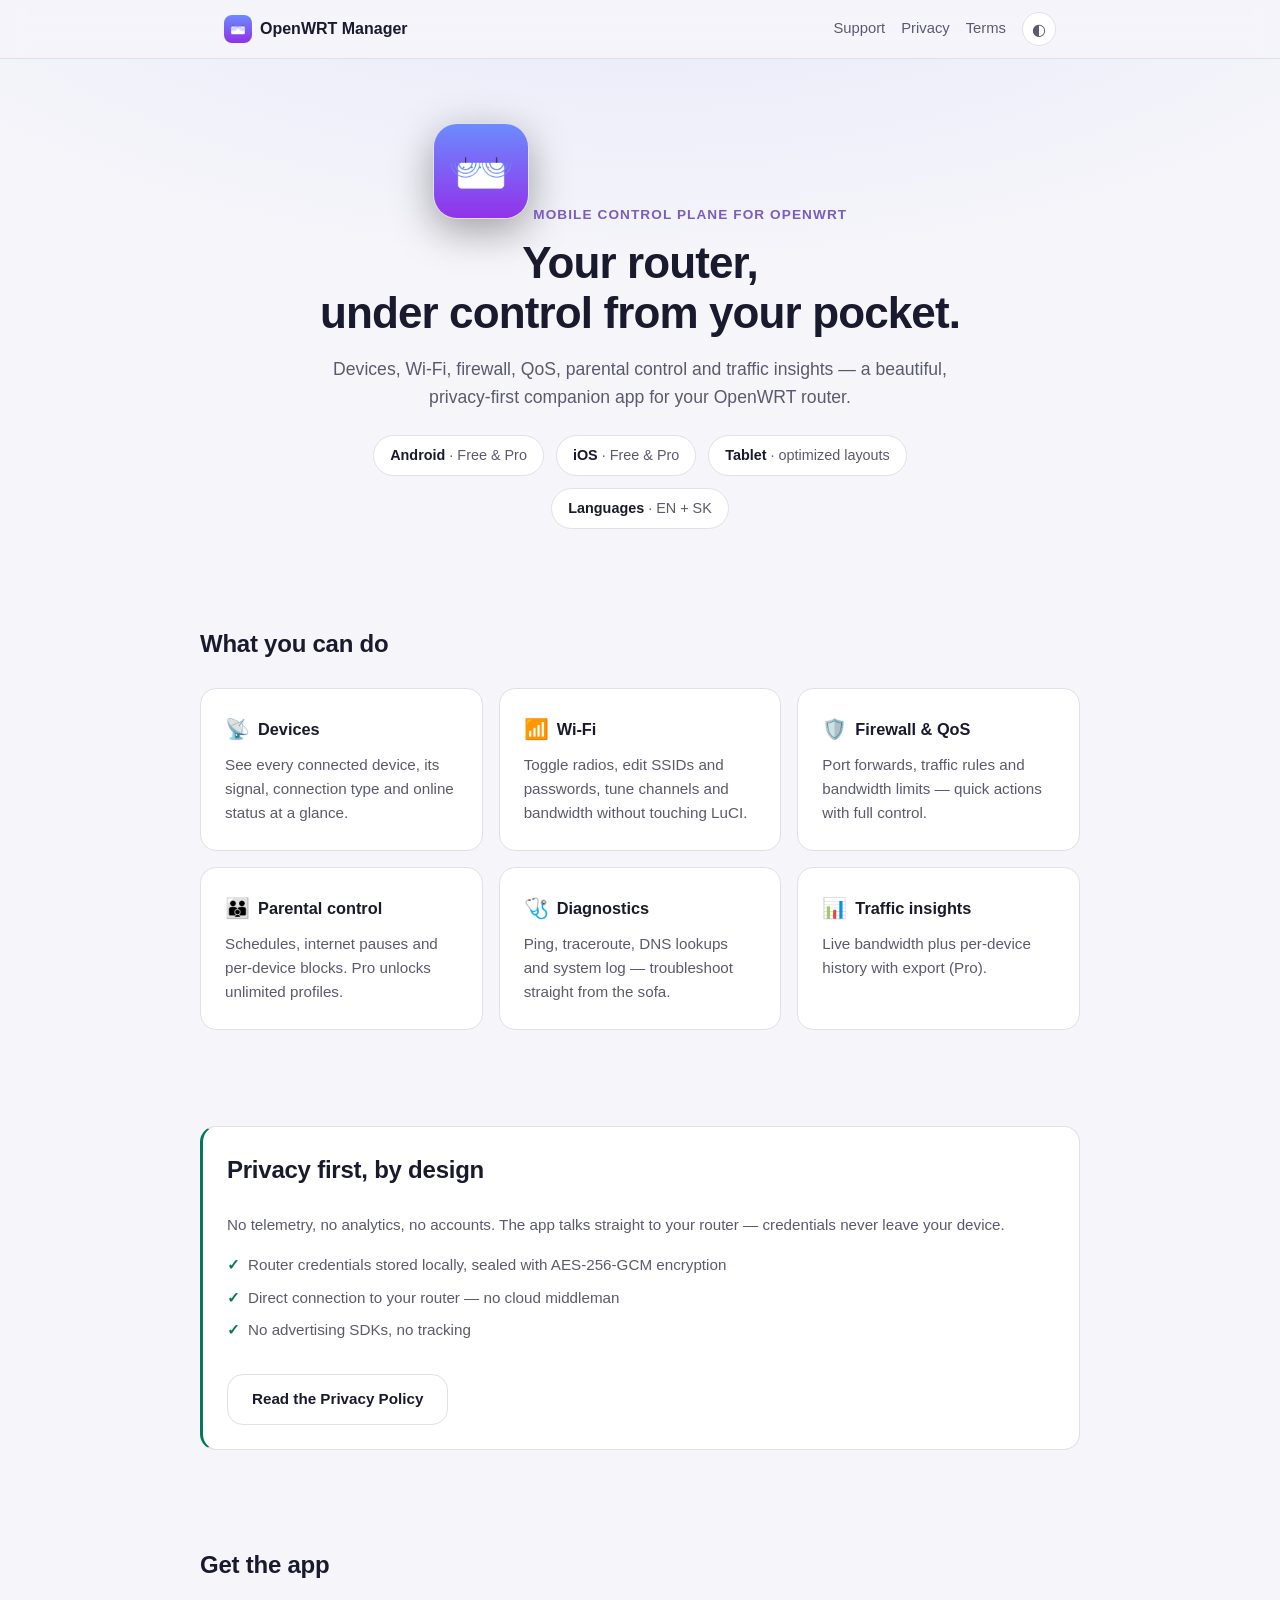
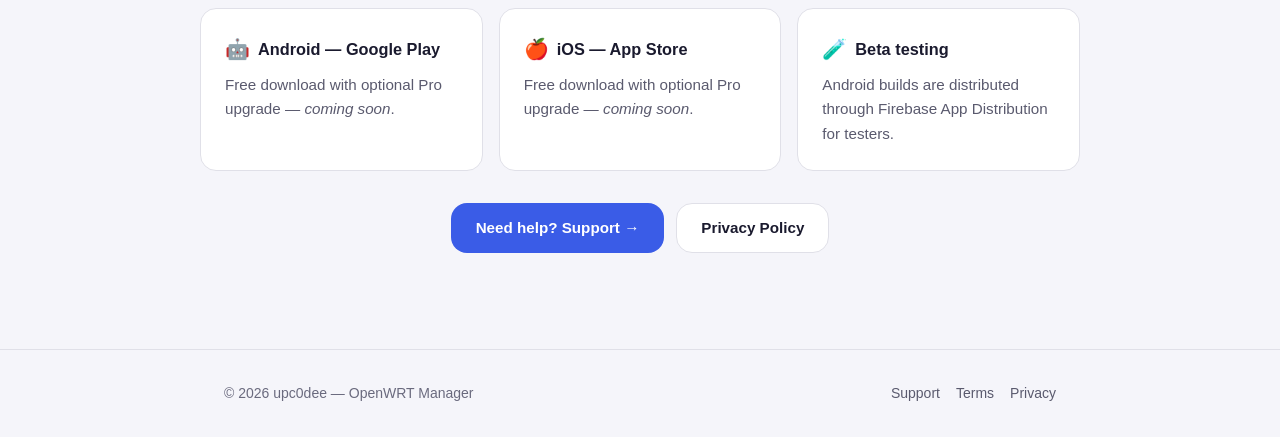
<file: index.html>
<!doctype html>
<html lang="en" id="htmlRoot">
<head>
  <meta charset="utf-8">
  <meta name="viewport" content="width=device-width, initial-scale=1">
  <title>OpenWRT Manager — Router control from your pocket</title>
  <meta name="description" content="OpenWRT Manager is the mobile control plane for your OpenWRT router: devices, Wi-Fi, firewall, QoS, parental control and traffic insights — with a privacy-first approach.">
  <link rel="icon" type="image/png" href="assets/icon-1024.png">
  <link rel="stylesheet" href="styles.css">
</head>
<body>
  <header class="topbar">
    <div class="topbar-inner">
      <a class="brand" href="index.html">
        <img src="assets/icon-1024.png" alt="">
        <span>OpenWRT&nbsp;Manager</span>
      </a>
      <nav class="topnav" aria-label="Main">
        <a class="keep" href="support.html">Support</a>
        <a class="keep" href="privacy.html">Privacy</a>
        <a class="keep nav-terms" href="terms.html">Terms</a>
        <button class="theme-toggle" id="themeToggle" type="button" aria-label="Toggle dark / light theme">◐</button>
      </nav>
    </div>
  </header>

  <main>
    <section class="hero">
      <div class="hero-inner">
        <img class="app-icon" src="assets/icon-1024.png" alt="OpenWRT Manager app icon">
        <span class="eyebrow">Mobile control plane for OpenWRT</span>
        <h1>Your router,<br>under control from your pocket.</h1>
        <p class="tagline">Devices, Wi‑Fi, firewall, QoS, parental control and traffic insights — a beautiful,
          privacy‑first companion app for your OpenWRT router.</p>
        <div class="platform-badges">
          <span class="badge"><b>Android</b> · Free &amp; Pro</span>
          <span class="badge"><b>iOS</b> · Free &amp; Pro</span>
          <span class="badge"><b>Tablet</b> · optimized layouts</span>
          <span class="badge"><b>Languages</b> · EN + SK</span>
        </div>
      </div>
    </section>

    <section class="section container" id="features">
      <h2 class="section-title">What you can do</h2>
      <div class="grid">
        <div class="card"><h3><span class="icon">📡</span>Devices</h3><p>See every connected device, its signal, connection type and online status at a glance.</p></div>
        <div class="card"><h3><span class="icon">📶</span>Wi‑Fi</h3><p>Toggle radios, edit SSIDs and passwords, tune channels and bandwidth without touching LuCI.</p></div>
        <div class="card"><h3><span class="icon">🛡️</span>Firewall &amp; QoS</h3><p>Port forwards, traffic rules and bandwidth limits — quick actions with full control.</p></div>
        <div class="card"><h3><span class="icon">👪</span>Parental control</h3><p>Schedules, internet pauses and per-device blocks. Pro unlocks unlimited profiles.</p></div>
        <div class="card"><h3><span class="icon">🩺</span>Diagnostics</h3><p>Ping, traceroute, DNS lookups and system log — troubleshoot straight from the sofa.</p></div>
        <div class="card"><h3><span class="icon">📊</span>Traffic insights</h3><p>Live bandwidth plus per-device history with export (Pro).</p></div>
      </div>
    </section>

    <section class="section container">
      <div class="privacy-strip">
        <h2 class="section-title">Privacy first, by design</h2>
        <p>No telemetry, no analytics, no accounts. The app talks straight to your router — credentials never leave your device.</p>
        <ul class="points">
          <li>Router credentials stored locally, sealed with AES‑256‑GCM encryption</li>
          <li>Direct connection to your router — no cloud middleman</li>
          <li>No advertising SDKs, no tracking</li>
        </ul>
        <div class="cta-row" style="justify-content:flex-start">
          <a class="btn btn-secondary" href="privacy.html">Read the Privacy Policy</a>
        </div>
      </div>
    </section>

    <section class="section container" id="download">
      <h2 class="section-title">Get the app</h2>
      <div class="grid">
        <div class="card">
          <h3><span class="icon">🤖</span>Android — Google Play</h3>
          <p>Free download with optional Pro upgrade — <em>coming soon</em>.</p>
        </div>
        <div class="card">
          <h3><span class="icon">🍎</span>iOS — App Store</h3>
          <p>Free download with optional Pro upgrade — <em>coming soon</em>.</p>
        </div>
        <div class="card">
          <h3><span class="icon">🧪</span>Beta testing</h3>
          <p>Android builds are distributed through Firebase App Distribution for testers.</p>
        </div>
      </div>
      <div class="cta-row">
        <a class="btn btn-primary" href="support.html">Need help? Support →</a>
        <a class="btn btn-secondary" href="privacy.html">Privacy Policy</a>
      </div>
    </section>
  </main>

  <footer>
    <div class="footer-inner">
      <p>© 2026 upc0dee — OpenWRT Manager</p>
      <nav class="footer-links" aria-label="Footer">
        <a href="support.html">Support</a>
        <a href="terms.html">Terms</a>
        <a href="privacy.html">Privacy</a>
      </nav>
    </div>
  </footer>

  <script src="theme.js"></script>
</body>
</html>
</file>
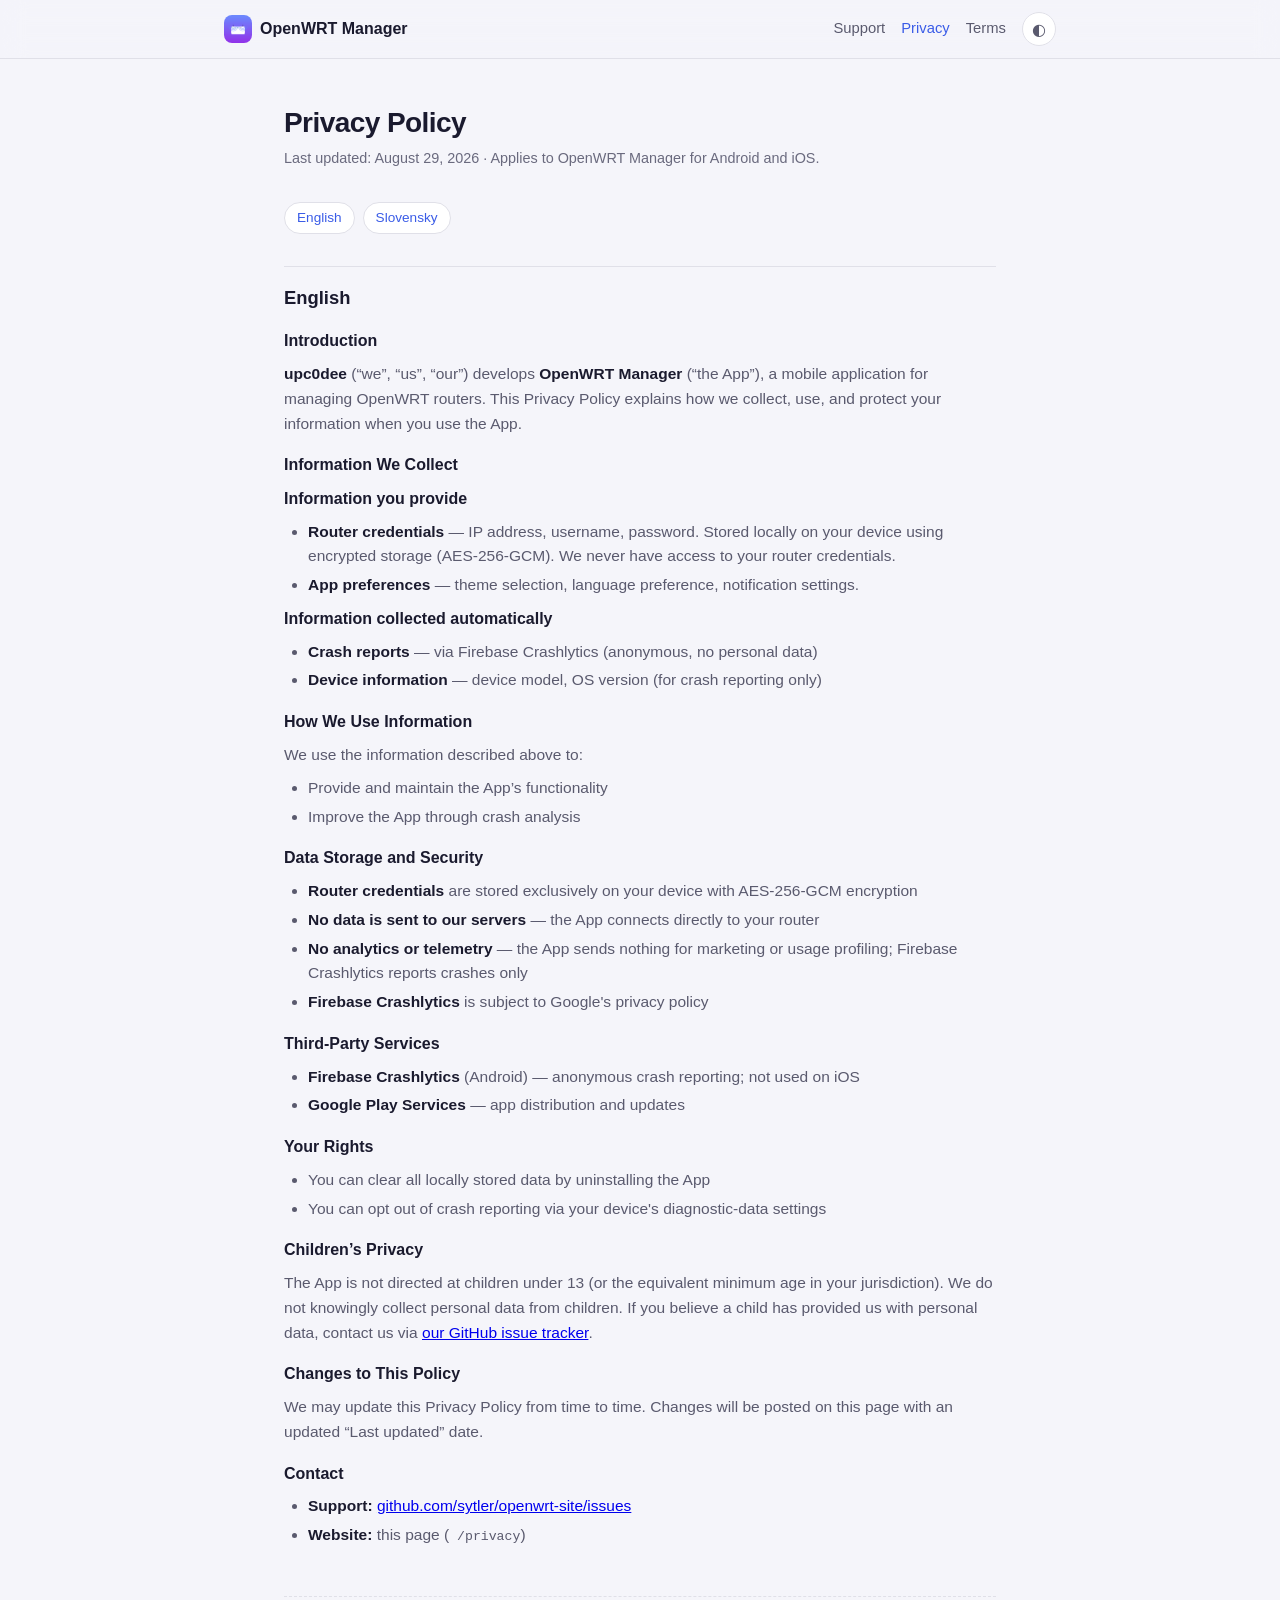
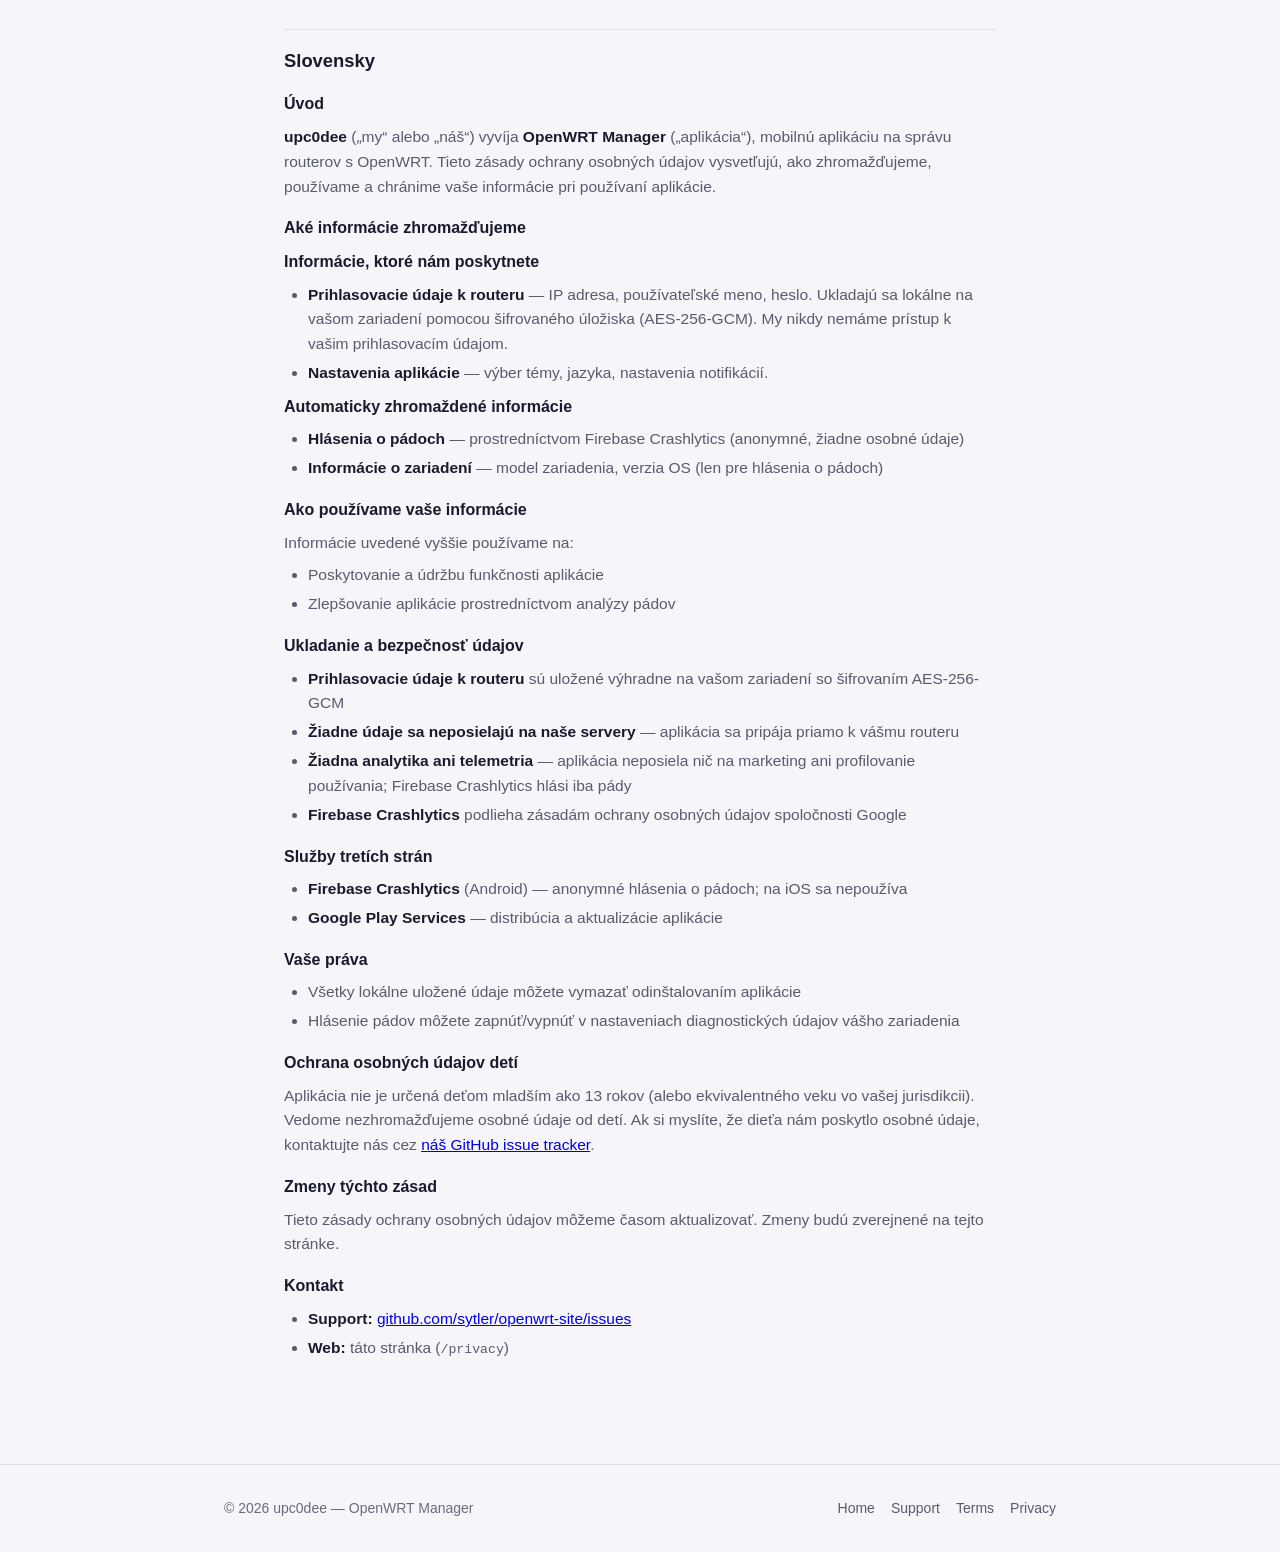
<file: privacy.html>
<!doctype html>
<html lang="en">
<head>
  <meta charset="utf-8">
  <meta name="viewport" content="width=device-width, initial-scale=1">
  <title>Privacy Policy — OpenWRT Manager</title>
  <meta name="description" content="Privacy Policy for OpenWRT Manager — what data the app does and does not collect.">
  <link rel="icon" type="image/png" href="assets/icon-1024.png">
  <link rel="stylesheet" href="styles.css">
</head>
<body>
  <header class="topbar">
    <div class="topbar-inner">
      <a class="brand" href="index.html">
        <img src="assets/icon-1024.png" alt="">
        <span>OpenWRT&nbsp;Manager</span>
      </a>
      <nav class="topnav" aria-label="Main">
        <a class="keep" href="support.html">Support</a>
        <a class="keep" href="privacy.html" aria-current="page">Privacy</a>
        <a class="keep" href="terms.html">Terms</a>
        <button class="theme-toggle" id="themeToggle" type="button" aria-label="Toggle dark / light theme">◐</button>
      </nav>
    </div>
  </header>

  <main class="doc">
    <h1>Privacy Policy</h1>
    <p class="updated">Last updated: August 29, 2026 · Applies to OpenWRT Manager for Android and iOS.</p>

    <div class="lang-note">
      <a href="#english">English</a>
      <a href="#slovensky">Slovensky</a>
    </div>

    <h2 id="english" class="lang-heading">English</h2>

    <h3>Introduction</h3>
    <p><strong>upc0dee</strong> (“we”, “us”, “our”) develops <strong>OpenWRT Manager</strong> (“the App”), a mobile application for managing OpenWRT routers. This Privacy Policy explains how we collect, use, and protect your information when you use the App.</p>

    <h3>Information We Collect</h3>

    <h4>Information you provide</h4>
    <ul>
      <li><strong>Router credentials</strong> — IP address, username, password. Stored locally on your device using encrypted storage (AES-256-GCM). We never have access to your router credentials.</li>
      <li><strong>App preferences</strong> — theme selection, language preference, notification settings.</li>
    </ul>

    <h4>Information collected automatically</h4>
    <ul>
      <li><strong>Crash reports</strong> — via Firebase Crashlytics (anonymous, no personal data)</li>
      <li><strong>Device information</strong> — device model, OS version (for crash reporting only)</li>
    </ul>

    <h3>How We Use Information</h3>
    <p>We use the information described above to:</p>
    <ul>
      <li>Provide and maintain the App’s functionality</li>
      <li>Improve the App through crash analysis</li>
    </ul>

    <h3>Data Storage and Security</h3>
    <ul>
      <li><strong>Router credentials</strong> are stored exclusively on your device with AES-256-GCM encryption</li>
      <li><strong>No data is sent to our servers</strong> — the App connects directly to your router</li>
      <li><strong>No analytics or telemetry</strong> — the App sends nothing for marketing or usage profiling; Firebase Crashlytics reports crashes only</li>
      <li><strong>Firebase Crashlytics</strong> is subject to Google's privacy policy</li>
    </ul>

    <h3>Third-Party Services</h3>
    <ul>
      <li><strong>Firebase Crashlytics</strong> (Android) — anonymous crash reporting; not used on iOS</li>
      <li><strong>Google Play Services</strong> — app distribution and updates</li>
    </ul>

    <h3>Your Rights</h3>
    <ul>
      <li>You can clear all locally stored data by uninstalling the App</li>
      <li>You can opt out of crash reporting via your device's diagnostic-data settings</li>
    </ul>

    <h3>Children’s Privacy</h3>
    <p>The App is not directed at children under 13 (or the equivalent minimum age in your jurisdiction). We do not knowingly collect personal data from children. If you believe a child has provided us with personal data, contact us via <a href="https://github.com/sytler/openwrt-site/issues">our GitHub issue tracker</a>.</p>

    <h3>Changes to This Policy</h3>
    <p>We may update this Privacy Policy from time to time. Changes will be posted on this page with an updated “Last updated” date.</p>

    <h3>Contact</h3>
    <ul>
      <li><strong>Support:</strong> <a href="https://github.com/sytler/openwrt-site/issues">github.com/sytler/openwrt-site/issues</a></li>
      <li><strong>Website:</strong> this page (<span class="mono"> /privacy</span>)</li>
    </ul>

    <hr class="lang-divider">

    <h2 id="slovensky" class="lang-heading">Slovensky</h2>

    <h3>Úvod</h3>
    <p><strong>upc0dee</strong> („my“ alebo „náš“) vyvíja <strong>OpenWRT Manager</strong> („aplikácia“), mobilnú aplikáciu na správu routerov s OpenWRT. Tieto zásady ochrany osobných údajov vysvetľujú, ako zhromažďujeme, používame a chránime vaše informácie pri používaní aplikácie.</p>

    <h3>Aké informácie zhromažďujeme</h3>

    <h4>Informácie, ktoré nám poskytnete</h4>
    <ul>
      <li><strong>Prihlasovacie údaje k routeru</strong> — IP adresa, používateľské meno, heslo. Ukladajú sa lokálne na vašom zariadení pomocou šifrovaného úložiska (AES-256-GCM). My nikdy nemáme prístup k vašim prihlasovacím údajom.</li>
      <li><strong>Nastavenia aplikácie</strong> — výber témy, jazyka, nastavenia notifikácií.</li>
    </ul>

    <h4>Automaticky zhromaždené informácie</h4>
    <ul>
      <li><strong>Hlásenia o pádoch</strong> — prostredníctvom Firebase Crashlytics (anonymné, žiadne osobné údaje)</li>
      <li><strong>Informácie o zariadení</strong> — model zariadenia, verzia OS (len pre hlásenia o pádoch)</li>
    </ul>

    <h3>Ako používame vaše informácie</h3>
    <p>Informácie uvedené vyššie používame na:</p>
    <ul>
      <li>Poskytovanie a údržbu funkčnosti aplikácie</li>
      <li>Zlepšovanie aplikácie prostredníctvom analýzy pádov</li>
    </ul>

    <h3>Ukladanie a bezpečnosť údajov</h3>
    <ul>
      <li><strong>Prihlasovacie údaje k routeru</strong> sú uložené výhradne na vašom zariadení so šifrovaním AES-256-GCM</li>
      <li><strong>Žiadne údaje sa neposielajú na naše servery</strong> — aplikácia sa pripája priamo k vášmu routeru</li>
      <li><strong>Žiadna analytika ani telemetria</strong> — aplikácia neposiela nič na marketing ani profilovanie používania; Firebase Crashlytics hlási iba pády</li>
      <li><strong>Firebase Crashlytics</strong> podlieha zásadám ochrany osobných údajov spoločnosti Google</li>
    </ul>

    <h3>Služby tretích strán</h3>
    <ul>
      <li><strong>Firebase Crashlytics</strong> (Android) — anonymné hlásenia o pádoch; na iOS sa nepoužíva</li>
      <li><strong>Google Play Services</strong> — distribúcia a aktualizácie aplikácie</li>
    </ul>

    <h3>Vaše práva</h3>
    <ul>
      <li>Všetky lokálne uložené údaje môžete vymazať odinštalovaním aplikácie</li>
      <li>Hlásenie pádov môžete zapnúť/vypnúť v nastaveniach diagnostických údajov vášho zariadenia</li>
    </ul>

    <h3>Ochrana osobných údajov detí</h3>
    <p>Aplikácia nie je určená deťom mladším ako 13 rokov (alebo ekvivalentného veku vo vašej jurisdikcii). Vedome nezhromažďujeme osobné údaje od detí. Ak si myslíte, že dieťa nám poskytlo osobné údaje, kontaktujte nás cez <a href="https://github.com/sytler/openwrt-site/issues">náš GitHub issue tracker</a>.</p>

    <h3>Zmeny týchto zásad</h3>
    <p>Tieto zásady ochrany osobných údajov môžeme časom aktualizovať. Zmeny budú zverejnené na tejto stránke.</p>

    <h3>Kontakt</h3>
    <ul>
      <li><strong>Support:</strong> <a href="https://github.com/sytler/openwrt-site/issues">github.com/sytler/openwrt-site/issues</a></li>
      <li><strong>Web:</strong> táto stránka (<span class="mono">/privacy</span>)</li>
    </ul>
  </main>

  <footer>
    <div class="footer-inner">
      <p>© 2026 upc0dee — OpenWRT Manager</p>
      <nav class="footer-links" aria-label="Footer">
        <a href="index.html">Home</a>
        <a href="support.html">Support</a>
        <a href="terms.html">Terms</a>
        <a href="privacy.html">Privacy</a>
      </nav>
    </div>
  </footer>

  <script src="theme.js"></script>
</body>
</html>
</file>
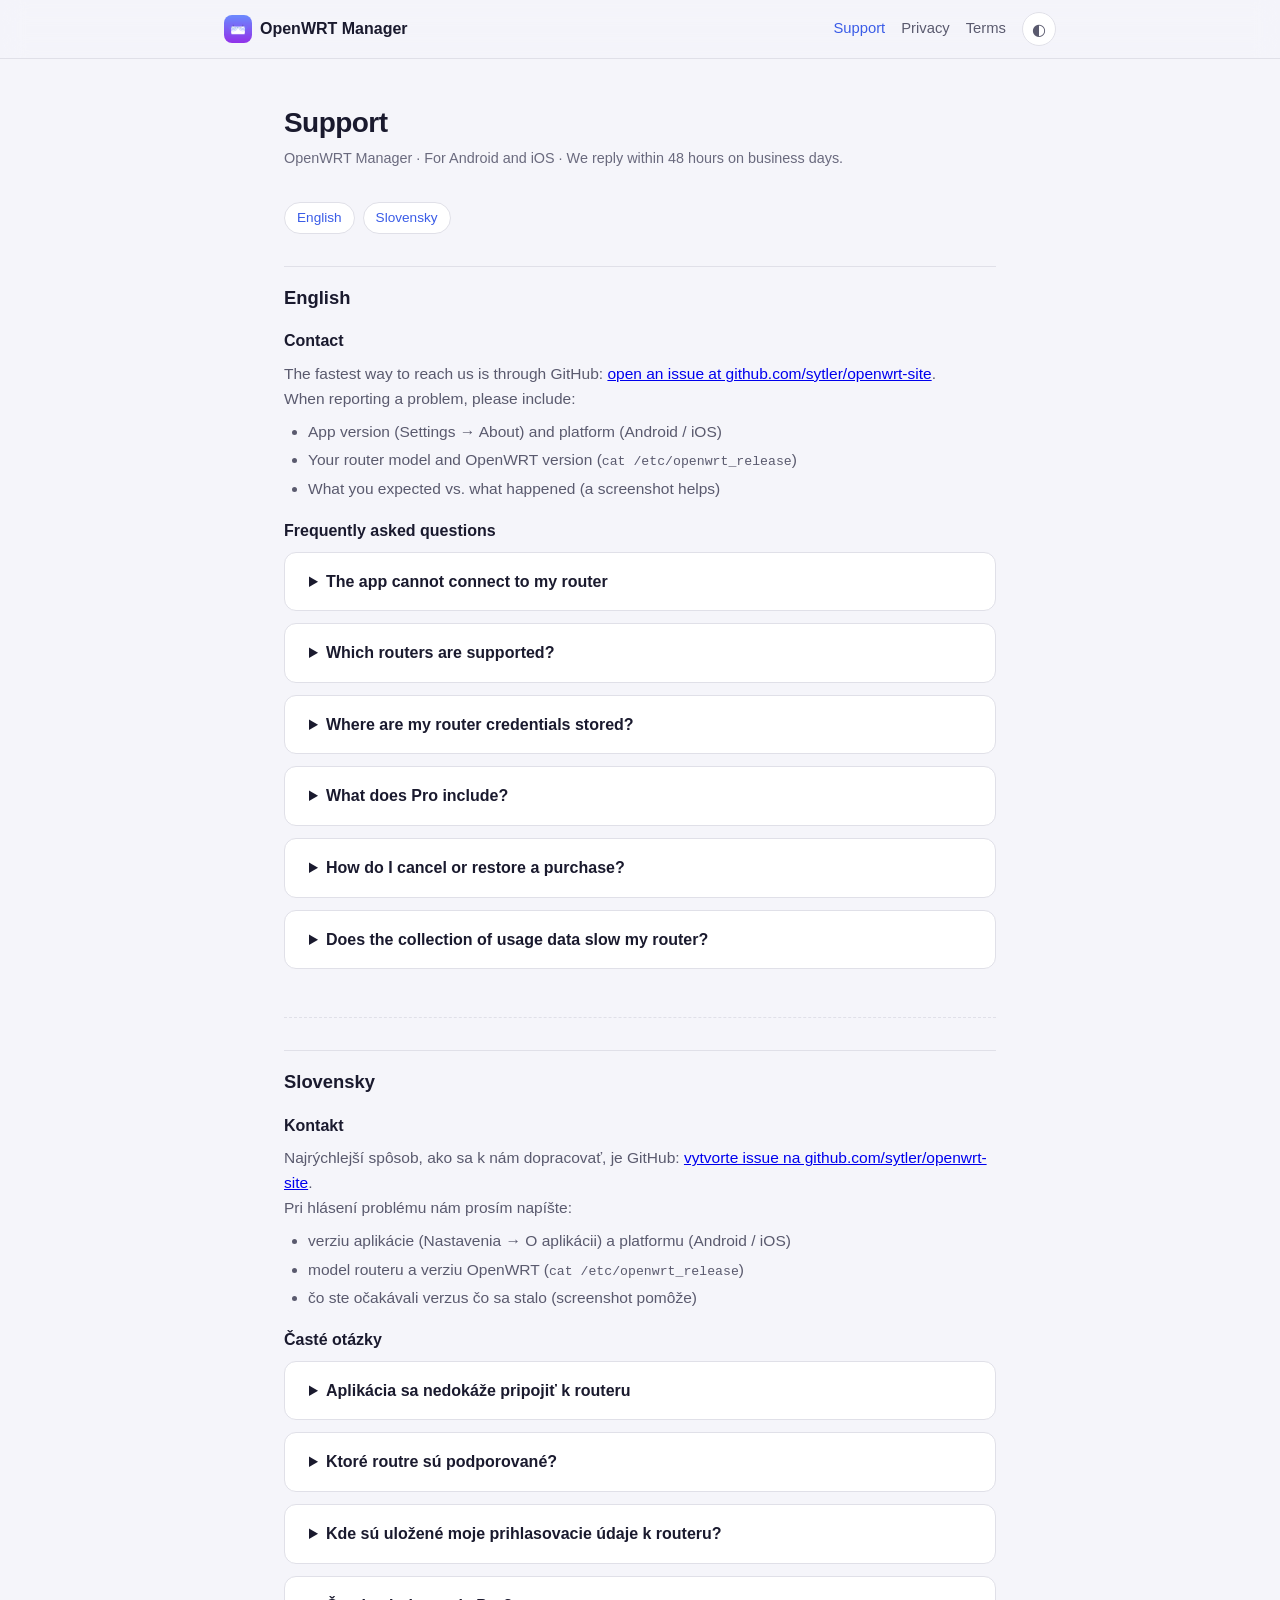
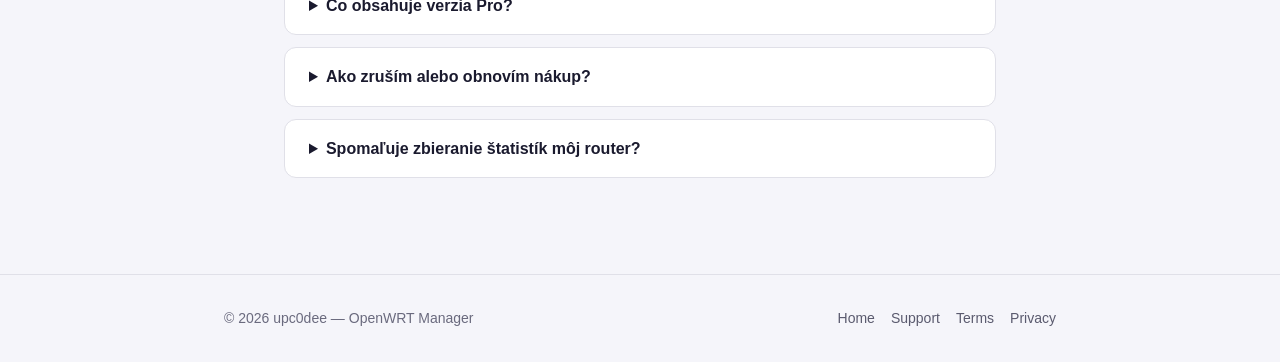
<file: support.html>
<!doctype html>
<html lang="en">
<head>
  <meta charset="utf-8">
  <meta name="viewport" content="width=device-width, initial-scale=1">
  <title>Support — OpenWRT Manager</title>
  <meta name="description" content="Support for OpenWRT Manager: FAQ, troubleshooting and contact. We answer within 48 hours.">
  <link rel="icon" type="image/png" href="assets/icon-1024.png">
  <link rel="stylesheet" href="styles.css">
</head>
<body>
  <header class="topbar">
    <div class="topbar-inner">
      <a class="brand" href="index.html">
        <img src="assets/icon-1024.png" alt="">
        <span>OpenWRT&nbsp;Manager</span>
      </a>
      <nav class="topnav" aria-label="Main">
        <a class="keep" href="support.html" aria-current="page">Support</a>
        <a class="keep" href="privacy.html">Privacy</a>
        <a class="keep nav-terms" href="terms.html">Terms</a>
        <button class="theme-toggle" id="themeToggle" type="button" aria-label="Toggle dark / light theme">◐</button>
      </nav>
    </div>
  </header>

  <main class="doc">
    <h1>Support</h1>
    <p class="updated">OpenWRT Manager · For Android and iOS · We reply within 48 hours on business days.</p>

    <div class="lang-note">
      <a href="#english">English</a>
      <a href="#slovensky">Slovensky</a>
    </div>

    <h2 id="english" class="lang-heading">English</h2>

    <h3>Contact</h3>
    <p>The fastest way to reach us is through GitHub: <a href="https://github.com/sytler/openwrt-site/issues">open an issue at github.com/sytler/openwrt-site</a>.</p>
    <p>When reporting a problem, please include:</p>
    <ul>
      <li>App version (Settings → About) and platform (Android / iOS)</li>
      <li>Your router model and OpenWRT version (<span class="mono">cat /etc/openwrt_release</span>)</li>
      <li>What you expected vs. what happened (a screenshot helps)</li>
    </ul>

    <h3>Frequently asked questions</h3>
    <div class="faq">
      <details>
        <summary>The app cannot connect to my router</summary>
        <p>Check that LuCI RPC / SSH access is enabled and that you are on the same network (or via VPN). Verify the router IP, username and password. If you use HTTPS with a self-signed certificate, the app must trust it — see the SSL trust option in the connection settings.</p>
      </details>
      <details>
        <summary>Which routers are supported?</summary>
        <p>Any router running OpenWRT with LuCI RPC access. Most builds from 21.02 onward are supported. If your vendor firmware is not OpenWRT, the app will not be able to talk to it.</p>
      </details>
      <details>
        <summary>Where are my router credentials stored?</summary>
        <p>Only on your device, encrypted with AES‑256‑GCM. The app connects directly to your router — there is no cloud service in between and we never see your credentials.</p>
      </details>
      <details>
        <summary>What does Pro include?</summary>
        <p>Pro unlocks unlimited routers, parental control profiles, traffic history with export, adblock and VPN management. Free covers one router and the essential controls.</p>
      </details>
      <details>
        <summary>How do I cancel or restore a purchase?</summary>
        <p>Subscriptions are managed by Google Play / the App Store. Restore purchases from Settings → Subscription, or manage/cancel the subscription in your store account settings.</p>
      </details>
      <details>
        <summary>Does the collection of usage data slow my router?</summary>
        <p>No. Traffic statistics are read from your router’s own counters over your local connection. Nothing is sent to us.</p>
      </details>
    </div>

    <hr class="lang-divider">

    <h2 id="slovensky" class="lang-heading">Slovensky</h2>

    <h3>Kontakt</h3>
    <p>Najrýchlejší spôsob, ako sa k nám dopracovať, je GitHub: <a href="https://github.com/sytler/openwrt-site/issues">vytvorte issue na github.com/sytler/openwrt-site</a>.</p>
    <p>Pri hlásení problému nám prosím napíšte:</p>
    <ul>
      <li>verziu aplikácie (Nastavenia → O aplikácii) a platformu (Android / iOS)</li>
      <li>model routeru a verziu OpenWRT (<span class="mono">cat /etc/openwrt_release</span>)</li>
      <li>čo ste očakávali verzus čo sa stalo (screenshot pomôže)</li>
    </ul>

    <h3>Časté otázky</h3>
    <div class="faq">
    <details>
      <summary>Aplikácia sa nedokáže pripojiť k routeru</summary>
      <p>Skontrolujte, či je povolený LuCI RPC / SSH prístup a či ste v rovnakej sieti (alebo cez VPN). Overte IP adresu routeru, používateľské meno a heslo. Ak používate HTTPS s vlastnou certifikátovou autoritou (self‑signed certifikát), pozrite si možnosť dôvery SSL certifikátu v nastaveniach pripojenia.</p>
    </details>
    <details>
      <summary>Ktoré routre sú podporované?</summary>
      <p>Všetky routre s OpenWRT a prístupom k LuCI RPC. Väčšina buildov od verzie 21.02 je podporovaná. Ak má router výrobcov firmware bez OpenWRT, aplikácia s ním nebude vedieť komunikovať.</p>
    </details>
    <details>
      <summary>Kde sú uložené moje prihlasovacie údaje k routeru?</summary>
      <p>Len na vašom zariadení, šifrované pomocou AES‑256‑GCM. Aplikácia sa pripája priamo k routeru — medzi nami nie je žiadny cloud a k vašim údajom nikdy nemáme prístup.</p>
    </details>
    <details>
      <summary>Čo obsahuje verzia Pro?</summary>
      <p>Pro odomyká neobmedzený počet routerov, profil rodičovskej kontroly, históriu prevádzky s exportom, správu adblocku a VPN. Bezplatná verzia pokrýva jeden router a základné ovládanie.</p>
    </details>
    <details>
      <summary>Ako zruším alebo obnovím nákup?</summary>
      <p>Predplatné spravujú Google Play / App Store. Nákup obnovíte v nastaveniach aplikácie (Nastavenia → Predplatné), predplatné zrušíte v nastaveniach účtu v príslušnom obchode.</p>
    </details>
    <details>
      <summary>Spomaľuje zbieranie štatistík môj router?</summary>
      <p>Nie. Štatistiky prevádzky čítame z počítačov samotného routeru cez lokálne pripojenie. Nič sa k nám neposiela.</p>
    </details>
    </div>
  </main>

  <footer>
    <div class="footer-inner">
      <p>© 2026 upc0dee — OpenWRT Manager</p>
      <nav class="footer-links" aria-label="Footer">
        <a href="index.html">Home</a>
        <a href="support.html">Support</a>
        <a href="terms.html">Terms</a>
        <a href="privacy.html">Privacy</a>
      </nav>
    </div>
  </footer>

  <script src="theme.js"></script>
</body>
</html>
</file>
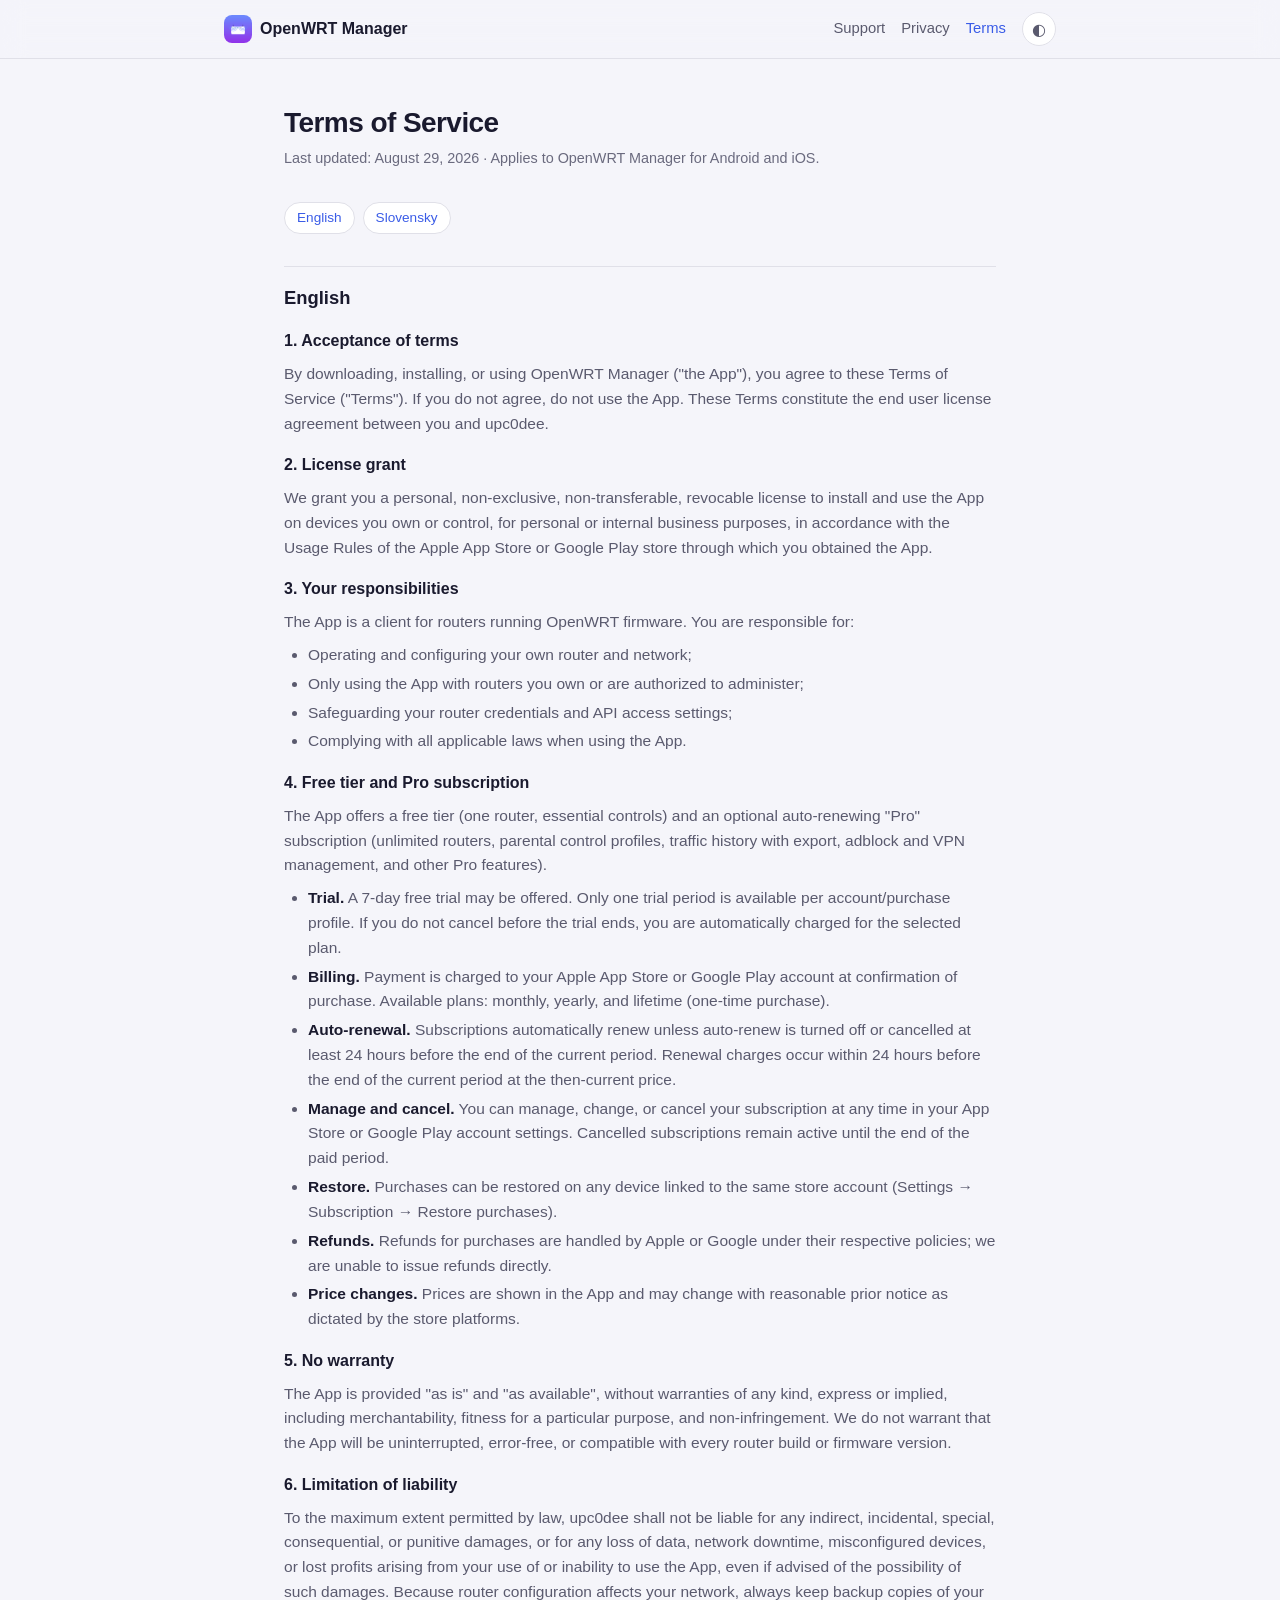
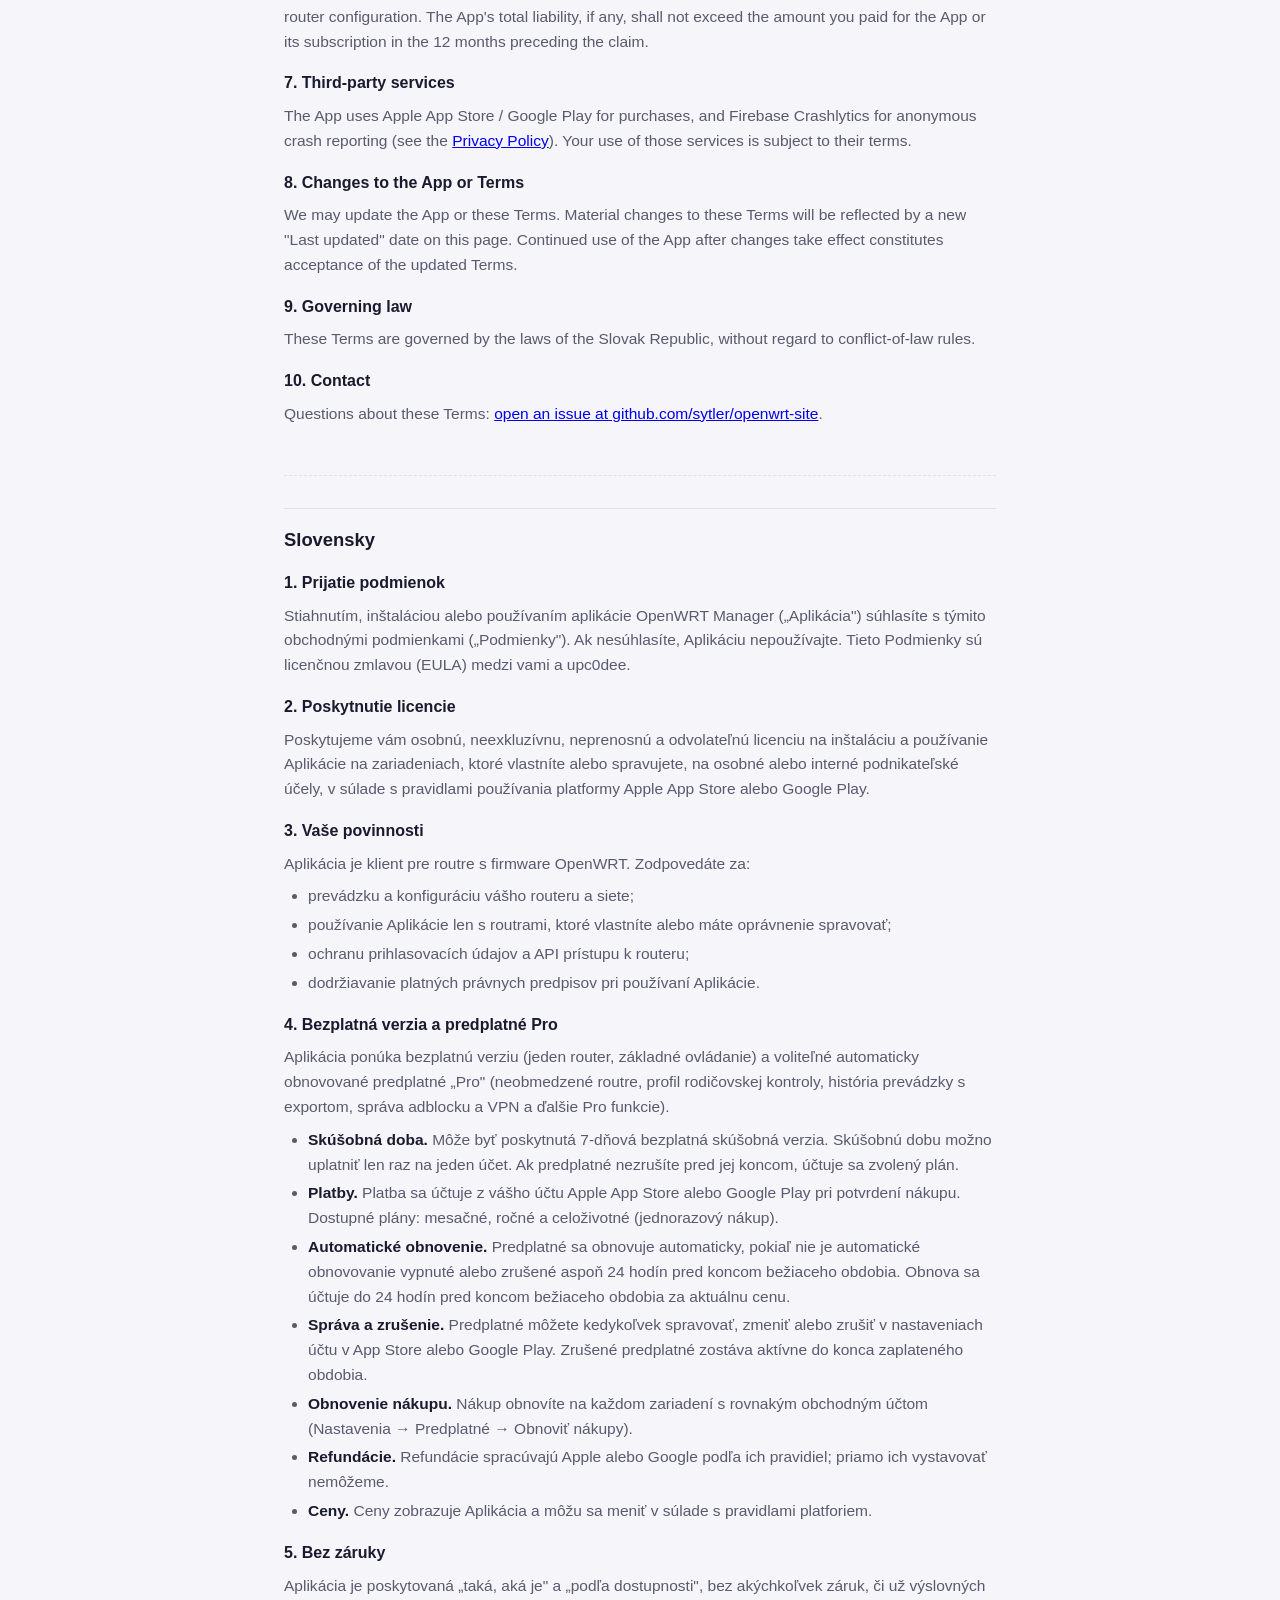
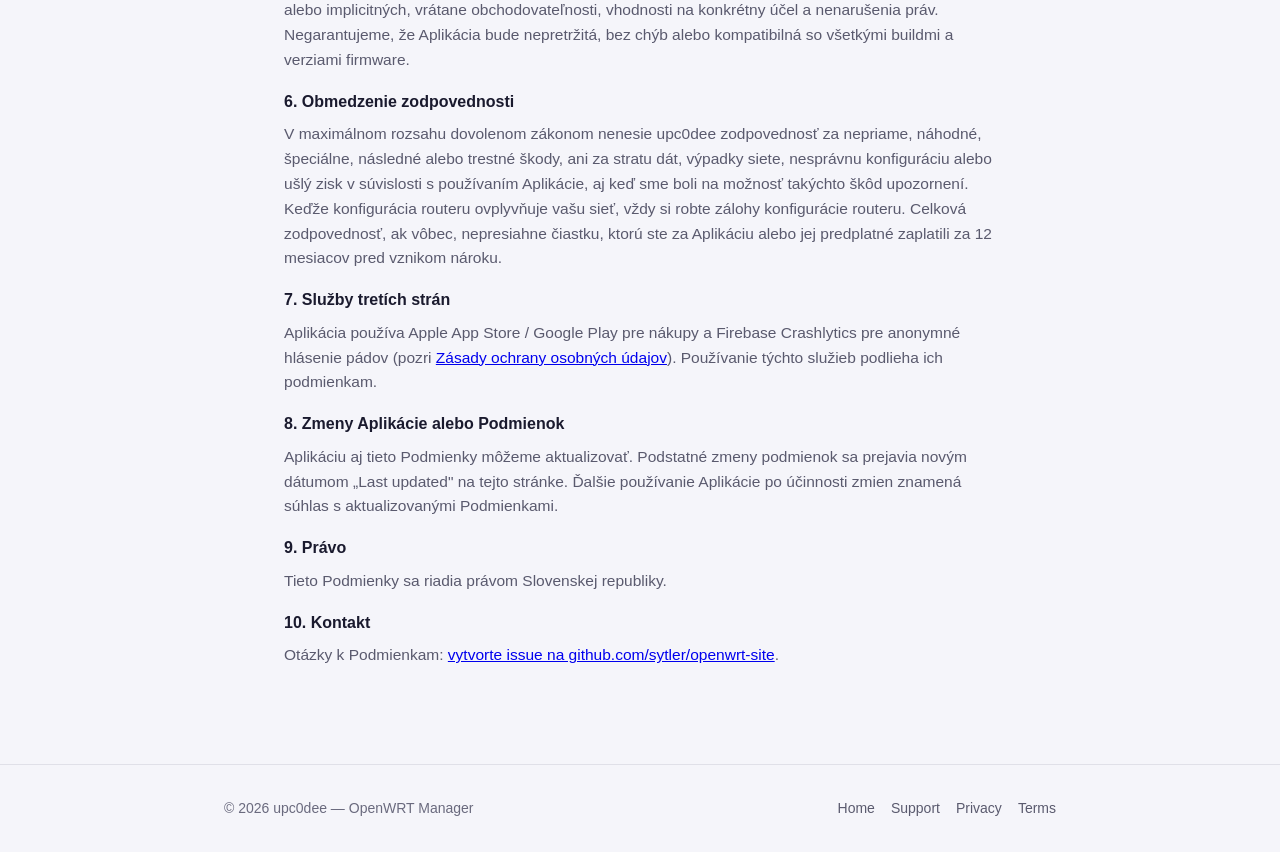
<file: terms.html>
<!doctype html>
<html lang="en">
<head>
  <meta charset="utf-8">
  <meta name="viewport" content="width=device-width, initial-scale=1">
  <title>Terms of Service — OpenWRT Manager</title>
  <meta name="description" content="Terms of Service and End User License Agreement for OpenWRT Manager, including Pro subscription terms.">
  <link rel="icon" type="image/png" href="assets/icon-1024.png">
  <link rel="stylesheet" href="styles.css">
</head>
<body>
  <header class="topbar">
    <div class="topbar-inner">
      <a class="brand" href="index.html">
        <img src="assets/icon-1024.png" alt="">
        <span>OpenWRT&nbsp;Manager</span>
      </a>
      <nav class="topnav" aria-label="Main">
        <a class="keep" href="support.html">Support</a>
        <a class="keep" href="privacy.html">Privacy</a>
        <a class="keep" href="terms.html" aria-current="page">Terms</a>
        <button class="theme-toggle" id="themeToggle" type="button" aria-label="Toggle dark / light theme">◐</button>
      </nav>
    </div>
  </header>

  <main class="doc">
    <h1>Terms of Service</h1>
    <p class="updated">Last updated: August 29, 2026 · Applies to OpenWRT Manager for Android and iOS.</p>

    <div class="lang-note">
      <a href="#english">English</a>
      <a href="#slovensky">Slovensky</a>
    </div>

    <h2 id="english" class="lang-heading">English</h2>

    <h3>1. Acceptance of terms</h3>
    <p>By downloading, installing, or using OpenWRT Manager ("the App"), you agree to these Terms of Service ("Terms"). If you do not agree, do not use the App. These Terms constitute the end user license agreement between you and upc0dee.</p>

    <h3>2. License grant</h3>
    <p>We grant you a personal, non-exclusive, non-transferable, revocable license to install and use the App on devices you own or control, for personal or internal business purposes, in accordance with the Usage Rules of the Apple App Store or Google Play store through which you obtained the App.</p>

    <h3>3. Your responsibilities</h3>
    <p>The App is a client for routers running OpenWRT firmware. You are responsible for:</p>
    <ul>
      <li>Operating and configuring your own router and network;</li>
      <li>Only using the App with routers you own or are authorized to administer;</li>
      <li>Safeguarding your router credentials and API access settings;</li>
      <li>Complying with all applicable laws when using the App.</li>
    </ul>

    <h3>4. Free tier and Pro subscription</h3>
    <p>The App offers a free tier (one router, essential controls) and an optional auto-renewing "Pro" subscription (unlimited routers, parental control profiles, traffic history with export, adblock and VPN management, and other Pro features).</p>
    <ul>
      <li><strong>Trial.</strong> A 7‑day free trial may be offered. Only one trial period is available per account/purchase profile. If you do not cancel before the trial ends, you are automatically charged for the selected plan.</li>
      <li><strong>Billing.</strong> Payment is charged to your Apple App Store or Google Play account at confirmation of purchase. Available plans: monthly, yearly, and lifetime (one‑time purchase).</li>
      <li><strong>Auto-renewal.</strong> Subscriptions automatically renew unless auto‑renew is turned off or cancelled at least 24 hours before the end of the current period. Renewal charges occur within 24 hours before the end of the current period at the then‑current price.</li>
      <li><strong>Manage and cancel.</strong> You can manage, change, or cancel your subscription at any time in your App Store or Google Play account settings. Cancelled subscriptions remain active until the end of the paid period.</li>
      <li><strong>Restore.</strong> Purchases can be restored on any device linked to the same store account (Settings → Subscription → Restore purchases).</li>
      <li><strong>Refunds.</strong> Refunds for purchases are handled by Apple or Google under their respective policies; we are unable to issue refunds directly.</li>
      <li><strong>Price changes.</strong> Prices are shown in the App and may change with reasonable prior notice as dictated by the store platforms.</li>
    </ul>

    <h3>5. No warranty</h3>
    <p>The App is provided "as is" and "as available", without warranties of any kind, express or implied, including merchantability, fitness for a particular purpose, and non‑infringement. We do not warrant that the App will be uninterrupted, error‑free, or compatible with every router build or firmware version.</p>

    <h3>6. Limitation of liability</h3>
    <p>To the maximum extent permitted by law, upc0dee shall not be liable for any indirect, incidental, special, consequential, or punitive damages, or for any loss of data, network downtime, misconfigured devices, or lost profits arising from your use of or inability to use the App, even if advised of the possibility of such damages. Because router configuration affects your network, always keep backup copies of your router configuration. The App's total liability, if any, shall not exceed the amount you paid for the App or its subscription in the 12 months preceding the claim.</p>

    <h3>7. Third-party services</h3>
    <p>The App uses Apple App Store / Google Play for purchases, and Firebase Crashlytics for anonymous crash reporting (see the <a href="privacy.html">Privacy Policy</a>). Your use of those services is subject to their terms.</p>

    <h3>8. Changes to the App or Terms</h3>
    <p>We may update the App or these Terms. Material changes to these Terms will be reflected by a new "Last updated" date on this page. Continued use of the App after changes take effect constitutes acceptance of the updated Terms.</p>

    <h3>9. Governing law</h3>
    <p>These Terms are governed by the laws of the Slovak Republic, without regard to conflict-of-law rules.</p>

    <h3>10. Contact</h3>
    <p>Questions about these Terms: <a href="https://github.com/sytler/openwrt-site/issues">open an issue at github.com/sytler/openwrt-site</a>.</p>

    <hr class="lang-divider">

    <h2 id="slovensky" class="lang-heading">Slovensky</h2>

    <h3>1. Prijatie podmienok</h3>
    <p>Stiahnutím, inštaláciou alebo používaním aplikácie OpenWRT Manager („Aplikácia") súhlasíte s týmito obchodnými podmienkami („Podmienky"). Ak nesúhlasíte, Aplikáciu nepoužívajte. Tieto Podmienky sú licenčnou zmlavou (EULA) medzi vami a upc0dee.</p>

    <h3>2. Poskytnutie licencie</h3>
    <p>Poskytujeme vám osobnú, neexkluzívnu, neprenosnú a odvolateľnú licenciu na inštaláciu a používanie Aplikácie na zariadeniach, ktoré vlastníte alebo spravujete, na osobné alebo interné podnikateľské účely, v súlade s pravidlami používania platformy Apple App Store alebo Google Play.</p>

    <h3>3. Vaše povinnosti</h3>
    <p>Aplikácia je klient pre routre s firmware OpenWRT. Zodpovedáte za:</p>
    <ul>
      <li>prevádzku a konfiguráciu vášho routeru a siete;</li>
      <li>používanie Aplikácie len s routrami, ktoré vlastníte alebo máte oprávnenie spravovať;</li>
      <li>ochranu prihlasovacích údajov a API prístupu k routeru;</li>
      <li>dodržiavanie platných právnych predpisov pri používaní Aplikácie.</li>
    </ul>

    <h3>4. Bezplatná verzia a predplatné Pro</h3>
    <p>Aplikácia ponúka bezplatnú verziu (jeden router, základné ovládanie) a voliteľné automaticky obnovované predplatné „Pro" (neobmedzené routre, profil rodičovskej kontroly, história prevádzky s exportom, správa adblocku a VPN a ďalšie Pro funkcie).</p>
    <ul>
      <li><strong>Skúšobná doba.</strong> Môže byť poskytnutá 7‑dňová bezplatná skúšobná verzia. Skúšobnú dobu možno uplatniť len raz na jeden účet. Ak predplatné nezrušíte pred jej koncom, účtuje sa zvolený plán.</li>
      <li><strong>Platby.</strong> Platba sa účtuje z vášho účtu Apple App Store alebo Google Play pri potvrdení nákupu. Dostupné plány: mesačné, ročné a celoživotné (jednorazový nákup).</li>
      <li><strong>Automatické obnovenie.</strong> Predplatné sa obnovuje automaticky, pokiaľ nie je automatické obnovovanie vypnuté alebo zrušené aspoň 24 hodín pred koncom bežiaceho obdobia. Obnova sa účtuje do 24 hodín pred koncom bežiaceho obdobia za aktuálnu cenu.</li>
      <li><strong>Správa a zrušenie.</strong> Predplatné môžete kedykoľvek spravovať, zmeniť alebo zrušiť v nastaveniach účtu v App Store alebo Google Play. Zrušené predplatné zostáva aktívne do konca zaplateného obdobia.</li>
      <li><strong>Obnovenie nákupu.</strong> Nákup obnovíte na každom zariadení s rovnakým obchodným účtom (Nastavenia → Predplatné → Obnoviť nákupy).</li>
      <li><strong>Refundácie.</strong> Refundácie spracúvajú Apple alebo Google podľa ich pravidiel; priamo ich vystavovať nemôžeme.</li>
      <li><strong>Ceny.</strong> Ceny zobrazuje Aplikácia a môžu sa meniť v súlade s pravidlami platforiem.</li>
    </ul>

    <h3>5. Bez záruky</h3>
    <p>Aplikácia je poskytovaná „taká, aká je" a „podľa dostupnosti", bez akýchkoľvek záruk, či už výslovných alebo implicitných, vrátane obchodovateľnosti, vhodnosti na konkrétny účel a nenarušenia práv. Negarantujeme, že Aplikácia bude nepretržitá, bez chýb alebo kompatibilná so všetkými buildmi a verziami firmware.</p>

    <h3>6. Obmedzenie zodpovednosti</h3>
    <p>V maximálnom rozsahu dovolenom zákonom nenesie upc0dee zodpovednosť za nepriame, náhodné, špeciálne, následné alebo trestné škody, ani za stratu dát, výpadky siete, nesprávnu konfiguráciu alebo ušlý zisk v súvislosti s používaním Aplikácie, aj keď sme boli na možnosť takýchto škôd upozornení. Keďže konfigurácia routeru ovplyvňuje vašu sieť, vždy si robte zálohy konfigurácie routeru. Celková zodpovednosť, ak vôbec, nepresiahne čiastku, ktorú ste za Aplikáciu alebo jej predplatné zaplatili za 12 mesiacov pred vznikom nároku.</p>

    <h3>7. Služby tretích strán</h3>
    <p>Aplikácia používa Apple App Store / Google Play pre nákupy a Firebase Crashlytics pre anonymné hlásenie pádov (pozri <a href="privacy.html">Zásady ochrany osobných údajov</a>). Používanie týchto služieb podlieha ich podmienkam.</p>

    <h3>8. Zmeny Aplikácie alebo Podmienok</h3>
    <p>Aplikáciu aj tieto Podmienky môžeme aktualizovať. Podstatné zmeny podmienok sa prejavia novým dátumom „Last updated" na tejto stránke. Ďalšie používanie Aplikácie po účinnosti zmien znamená súhlas s aktualizovanými Podmienkami.</p>

    <h3>9. Právo</h3>
    <p>Tieto Podmienky sa riadia právom Slovenskej republiky.</p>

    <h3>10. Kontakt</h3>
    <p>Otázky k Podmienkam: <a href="https://github.com/sytler/openwrt-site/issues">vytvorte issue na github.com/sytler/openwrt-site</a>.</p>
  </main>

  <footer>
    <div class="footer-inner">
      <p>© 2026 upc0dee — OpenWRT Manager</p>
      <nav class="footer-links" aria-label="Footer">
        <a href="index.html">Home</a>
        <a href="support.html">Support</a>
        <a href="privacy.html">Privacy</a>
        <a href="terms.html">Terms</a>
      </nav>
    </div>
  </footer>

  <script src="theme.js"></script>
</body>
</html>
</file>
<file: styles.css>
/* OpenWRT Manager — public site
 * Design tokens mirrored from doc/DESIGN.md (source of truth).
 * Dark theme is the brand default; light theme opt-in via toggle.
 * System font stack only (DESIGN.md 2.1): SF on iOS/macOS, Roboto/Segoe elsewhere.
 */

:root {
  /* dark theme (default) — DESIGN.md 1.2 */
  --bg: #0A0A0F;
  --surface: #14141C;
  --surface-elevated: #1C1C28;
  --card-border: #2A2A38;
  --card-border-active: #3A3A4A;
  --text-primary: #E8E8F0;
  --text-secondary: #8A8A9E;
  --text-tertiary: #8E8EA2;
  --primary: #6C8CFF;
  --on-primary: #000000;
  --primary-container: #2A3A6E;
  --on-primary-container: #D6E0FF;
  --tertiary: #A78BFA;
  --tertiary-container: #4A2A6E;
  --on-tertiary-container: #E8D6FF;
  --success: #34D399;
  --error: #EF4444;
  --hero-glow: rgba(108, 140, 255, 0.16);

  --radius-md: 12px;
  --radius-lg: 16px;
  --radius-xl: 24px;
  --space-1: 4px;
  --space-2: 8px;
  --space-3: 12px;
  --space-4: 16px;
  --space-5: 24px;
  --space-6: 32px;
  --space-7: 48px;
  --space-8: 64px;
  --font-mono: ui-monospace, SFMono-Regular, "SF Mono", Menlo, Consolas, monospace;
}

:root.light {
  /* light theme — DESIGN.md 1.3 */
  --bg: #F5F5FA;
  --surface: #FFFFFF;
  --surface-elevated: #FFFFFF;
  --card-border: #E0E0E8;
  --card-border-active: #D0D0DC;
  --text-primary: #1A1A2E;
  --text-secondary: #5A5A6E;
  --text-tertiary: #6A6A7E;
  --primary: #3A5CE7;
  --on-primary: #FFFFFF;
  --primary-container: #D6E0FF;
  --on-primary-container: #1A2A5E;
  --tertiary: #7C5CBF;
  --tertiary-container: #E8D6FF;
  --on-tertiary-container: #4A2A6E;
  --hero-glow: rgba(58, 92, 231, 0.10);
  /* light-mode override: #34D399 = 1.77:1 on light bg (WCAG fail) — dark value stays #34D399 (10.3:1) */
  --success: #047857; /* 5.05:1 on --bg, 5.48:1 on --surface (AA pass) */
}

* { box-sizing: border-box; margin: 0; padding: 0; }

html { scroll-behavior: smooth; }

/* WCAG 2.4.7 — keyboard focus ring (token-based, works in both themes) */
:focus-visible {
  outline: 2px solid var(--primary);
  outline-offset: 2px;
}

body {
  font-family: -apple-system, BlinkMacSystemFont, "SF Pro Text", "Segoe UI", Roboto, sans-serif;
  background: var(--bg);
  color: var(--text-primary);
  line-height: 1.6;
  -webkit-font-smoothing: antialiased;
  transition: background 0.2s ease, color 0.2s ease;
}

.container { max-width: 880px; margin: 0 auto; padding: 0 var(--space-5); }

/* ---------- top bar ---------- */
.topbar {
  position: sticky; top: 0; z-index: 10;
  background: color-mix(in srgb, var(--bg) 82%, transparent);
  backdrop-filter: blur(12px);
  -webkit-backdrop-filter: blur(12px);
  border-bottom: 1px solid var(--card-border);
}
.topbar-inner {
  max-width: 880px; margin: 0 auto; padding: var(--space-3) var(--space-5);
  display: flex; align-items: center; gap: var(--space-4);
}
.brand { display: flex; align-items: center; gap: var(--space-2); text-decoration: none; color: var(--text-primary); font-weight: 600; }
.brand img { width: 28px; height: 28px; border-radius: 8px; }
.topnav { margin-left: auto; display: flex; align-items: center; gap: var(--space-4); }
.topnav a { color: var(--text-secondary); text-decoration: none; font-size: 0.925rem; }
.topnav a:hover, .topnav a[aria-current="page"] { color: var(--primary); }
.theme-toggle {
  border: 1px solid var(--card-border); background: var(--surface); color: var(--text-secondary);
  border-radius: 999px; width: 34px; height: 34px; cursor: pointer; font-size: 1rem;
  display: inline-flex; align-items: center; justify-content: center;
}
.theme-toggle:hover { border-color: var(--card-border-active); }

/* ---------- hero ---------- */
.hero { position: relative; overflow: hidden; padding: var(--space-8) 0 var(--space-7); }
.hero::before {
  content: ""; position: absolute; inset: -40% -20% auto; height: 420px;
  background: radial-gradient(ellipse at top, var(--hero-glow), transparent 70%);
  pointer-events: none;
}
.hero-inner { position: relative; text-align: center; max-width: 720px; margin: 0 auto; padding: 0 var(--space-5); }
.app-icon {
  width: 96px; height: 96px; border-radius: var(--radius-xl);
  border: 1px solid var(--card-border); box-shadow: 0 12px 40px rgba(0,0,0,0.35);
  background: var(--surface);
}
.eyebrow {
  display: inline-block; margin: var(--space-5) 0 var(--space-3);
  color: var(--tertiary); font-size: 0.85rem; font-weight: 600;
  letter-spacing: 0.08em; text-transform: uppercase;
}
h1 { font-size: clamp(1.9rem, 4.5vw, 2.75rem); line-height: 1.15; letter-spacing: -0.02em; }
.tagline { margin: var(--space-4) auto 0; max-width: 620px; color: var(--text-secondary); font-size: 1.1rem; }
.platform-badges { margin-top: var(--space-5); display: flex; justify-content: center; gap: var(--space-3); flex-wrap: wrap; }
.badge {
  border: 1px solid var(--card-border); background: var(--surface);
  border-radius: 999px; padding: var(--space-2) var(--space-4);
  font-size: 0.9rem; color: var(--text-secondary);
}
.badge b { color: var(--text-primary); font-weight: 600; }

/* ---------- sections & cards ---------- */
.section { padding: var(--space-7) 0; }
.section-title { font-size: 1.5rem; margin-bottom: var(--space-5); letter-spacing: -0.01em; }
.grid {
  display: grid; gap: var(--space-4);
  grid-template-columns: repeat(auto-fit, minmax(240px, 1fr));
}
.card {
  background: var(--surface); border: 1px solid var(--card-border);
  border-radius: var(--radius-lg); padding: var(--space-5);
  transition: border-color 0.15s ease, transform 0.15s ease;
}
.card:hover { border-color: var(--card-border-active); }
.card h3 { font-size: 1.02rem; margin-bottom: var(--space-2); display: flex; align-items: center; gap: var(--space-2); }
.card p { color: var(--text-secondary); font-size: 0.95rem; }
.card .icon { font-size: 1.25rem; }

/* privacy-first strip */
.privacy-strip {
  background: var(--surface); border: 1px solid var(--card-border);
  border-left: 3px solid var(--success);
  border-radius: var(--radius-lg); padding: var(--space-5);
}
.privacy-strip p { color: var(--text-secondary); font-size: 0.95rem; margin-top: var(--space-2); }
.points { margin: var(--space-4) 0 0; padding: 0; list-style: none; display: grid; gap: var(--space-2); }
.points li { color: var(--text-secondary); font-size: 0.95rem; }
.points li::before { content: "✓"; color: var(--success); margin-right: var(--space-2); font-weight: 700; }

/* ---------- CTA / link pages ---------- */
.cta-row { display: flex; gap: var(--space-3); flex-wrap: wrap; justify-content: center; margin-top: var(--space-6); }
.btn {
  display: inline-flex; align-items: center; gap: var(--space-2);
  padding: var(--space-3) var(--space-5); border-radius: var(--radius-lg);
  text-decoration: none; font-weight: 600; font-size: 0.95rem;
  border: 1px solid transparent; transition: filter 0.15s ease, border-color 0.15s ease;
}
.btn-primary { background: var(--primary); color: var(--on-primary); }
.btn-primary:hover { filter: brightness(1.08); }
.btn-secondary { background: var(--surface); color: var(--text-primary); border-color: var(--card-border); }
.btn-secondary:hover { border-color: var(--card-border-active); }

/* ---------- prose (privacy / support docs) ---------- */
.doc { max-width: 760px; margin: 0 auto; padding: var(--space-7) var(--space-5); }
.doc h1 { font-size: 1.75rem; margin-bottom: var(--space-2); }
.doc .updated { color: var(--text-tertiary); font-size: 0.9rem; margin-bottom: var(--space-6); }
.doc h2 {
  font-size: 1.15rem; margin: var(--space-6) 0 var(--space-3);
  padding-top: var(--space-4); border-top: 1px solid var(--card-border);
}
.doc h3 { font-size: 1rem; margin: var(--space-4) 0 var(--space-2); }
.doc p, .doc li { color: var(--text-secondary); font-size: 0.97rem; }
.doc ul { padding-left: var(--space-5); margin: var(--space-2) 0; display: grid; gap: var(--space-1); }
.doc strong { color: var(--text-primary); }
.lang-note {
  display: flex; gap: var(--space-2); margin-bottom: var(--space-5); flex-wrap: wrap;
}
.lang-note a {
  font-size: 0.85rem; text-decoration: none; color: var(--primary);
  border: 1px solid var(--card-border); border-radius: 999px; padding: var(--space-1) var(--space-3);
  background: var(--surface);
}
.lang-divider { margin: var(--space-7) 0 var(--space-5); border: 0; border-top: 1px dashed var(--card-border); }
.lang-heading { font-size: 1.3rem; }

/* FAQ accordion */
.faq { display: grid; gap: var(--space-3); }
.faq details {
  background: var(--surface); border: 1px solid var(--card-border);
  border-radius: var(--radius-md); padding: var(--space-4) var(--space-5);
}
.faq details[open] { border-color: var(--card-border-active); }
.faq summary { cursor: pointer; font-weight: 600; color: var(--text-primary); }
.faq details p { margin-top: var(--space-3); }

/* ---------- footer ---------- */
footer {
  border-top: 1px solid var(--card-border);
  padding: var(--space-6) 0; margin-top: var(--space-7);
}
.footer-inner {
  max-width: 880px; margin: 0 auto; padding: 0 var(--space-5);
  display: flex; align-items: center; justify-content: space-between; gap: var(--space-4); flex-wrap: wrap;
}
.footer-inner p { color: var(--text-tertiary); font-size: 0.875rem; }
.footer-links { display: flex; gap: var(--space-4); }
.footer-links a { color: var(--text-secondary); text-decoration: none; font-size: 0.875rem; }
.footer-links a:hover { color: var(--primary); }

/* mono technical chips (DESIGN.md typography rule) */
.mono { font-family: var(--font-mono); font-size: 0.85em; }

@media (max-width: 560px) {
  .hero { padding-top: var(--space-7); }
  .topnav a:not(.keep) { display: none; }
  .doc { padding-left: var(--space-4); padding-right: var(--space-4); }
  .topbar-inner { gap: var(--space-2); }
  .topnav { gap: var(--space-3); }
  .topnav a { font-size: 0.85rem; }
  .topnav a.nav-terms { display: none; }
}

/* WCAG 2.3.3 — honor user reduced-motion preference (mirrors AppAnimations) */
@media (prefers-reduced-motion: reduce) {
  html { scroll-behavior: auto; }
  *, *::before, *::after {
    transition-duration: 0.01ms !important;
    animation-duration: 0.01ms !important;
    animation-iteration-count: 1 !important;
  }
}
</file>
